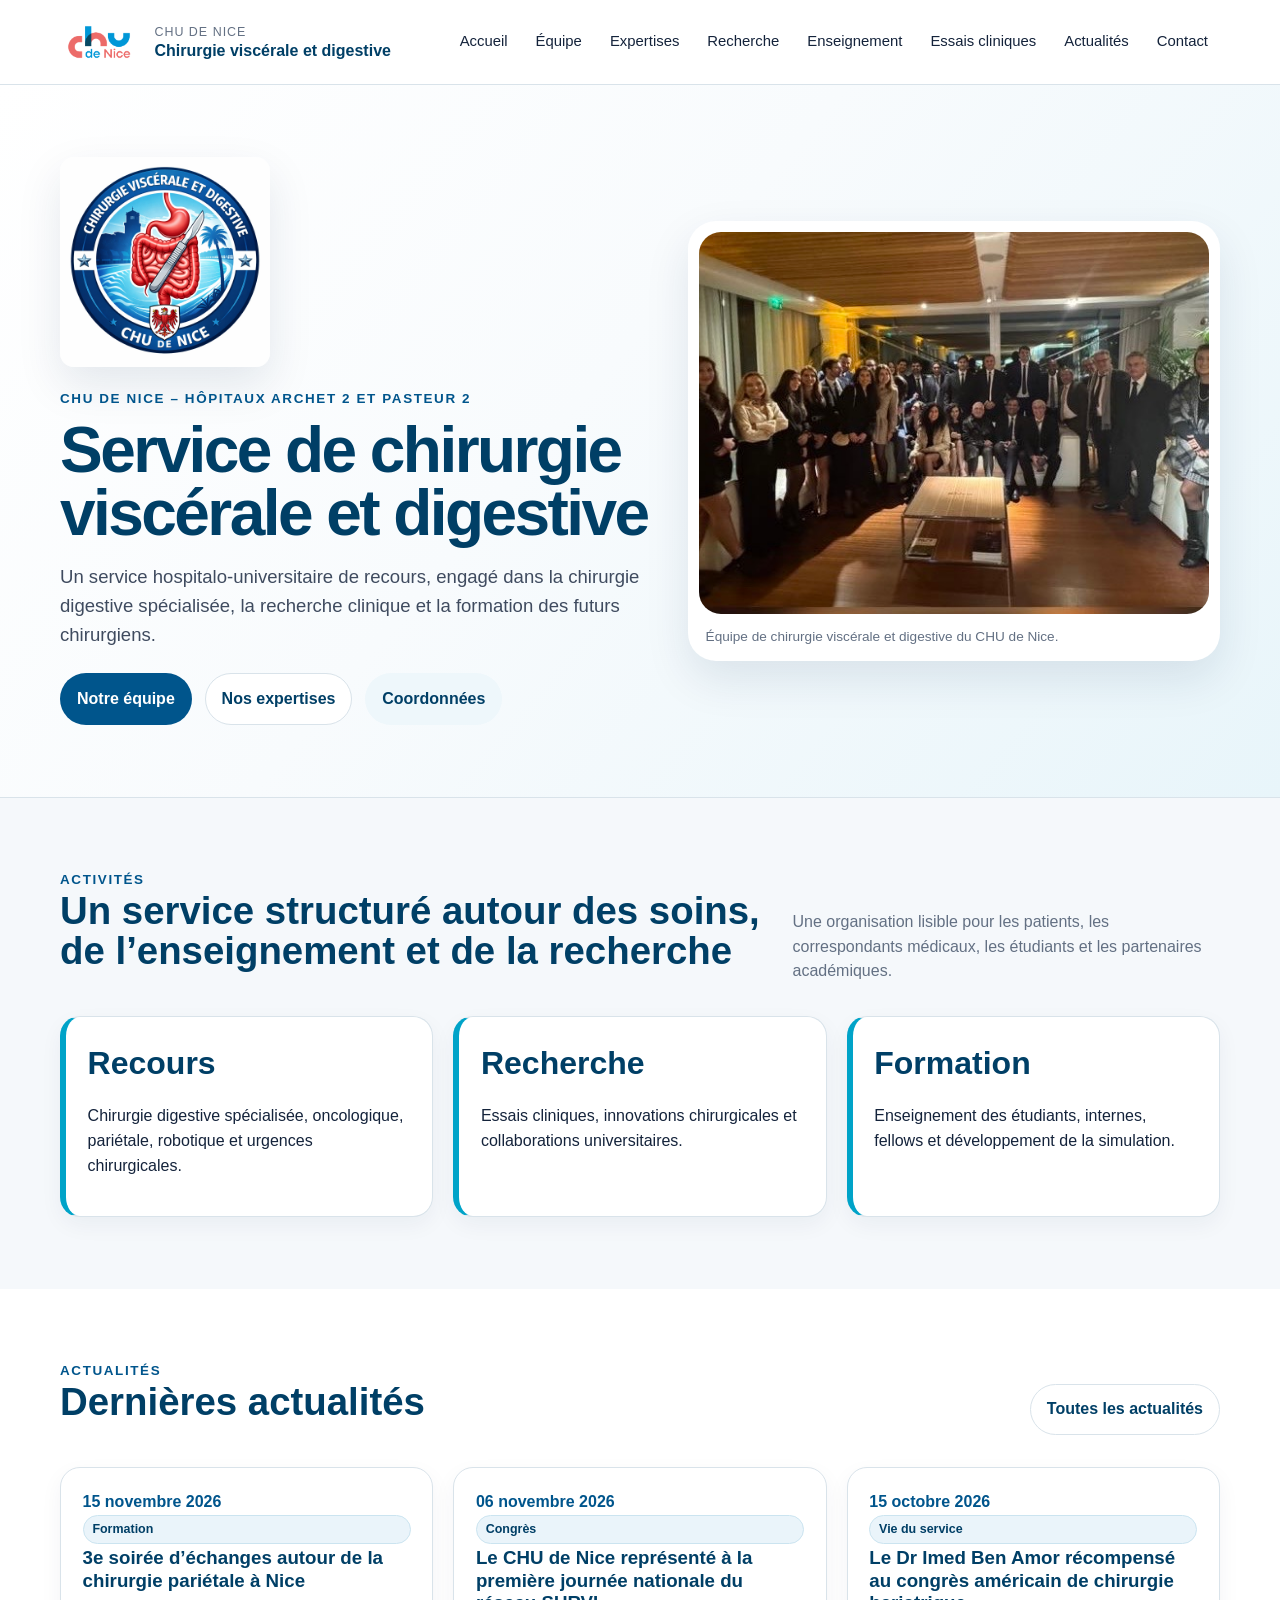
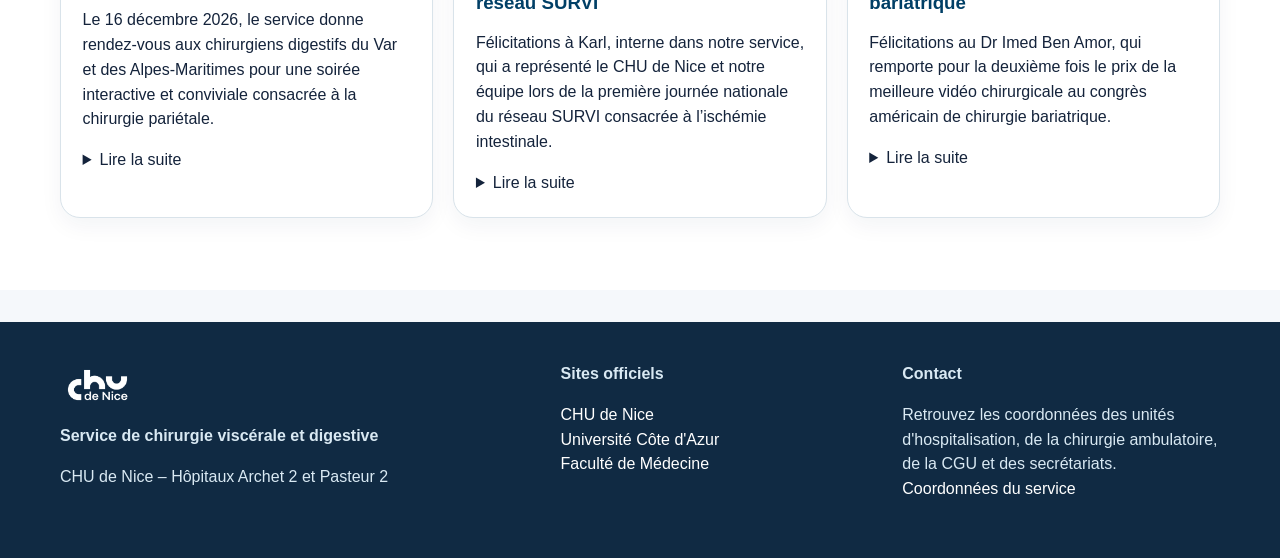
<file: index.html>
<!doctype html><html lang="fr"><head><meta charset="utf-8"><meta name="viewport" content="width=device-width,initial-scale=1"><title>Service de chirurgie viscérale et digestive – CHU de Nice</title><meta name="description" content="Service de chirurgie viscérale et digestive du CHU de Nice – Hôpitaux Archet 2 et Pasteur 2."><link rel="stylesheet" href="css/styles.css"><link rel="icon" href="assets/logos/logo-chu-nice.png"></head><body><a class="skip" href="#contenu">Aller au contenu</a>
<header class="topbar">
  <div class="container header">
    <a class="brand" href="index.html" aria-label="Accueil">
      <img class="chu-logo" src="assets/logos/logo-chu-nice.png" alt="CHU de Nice">
      <div><div class="brand-text">CHU de Nice</div><div class="brand-name">Chirurgie viscérale et digestive</div></div>
    </a>
    <button class="menu-toggle" type="button">Menu</button>
    <nav class="nav" aria-label="Navigation principale">
      <a href="index.html">Accueil</a>
      <a href="pages/equipe.html">Équipe</a>
      <a href="pages/expertises.html">Expertises</a>
      <a href="pages/recherche.html">Recherche</a>
      <a href="pages/enseignement.html">Enseignement</a>
      <a href="pages/essais.html">Essais cliniques</a>
      <a href="pages/actualites.html">Actualités</a>
      <a href="pages/contact.html">Contact</a>
    </nav>
  </div>
</header><main id="contenu"><section class="hero"><div class="container hero-grid"><div><a href="https://www.chu-nice.fr" target="_blank" rel="noopener"><img class="service-logo" src="assets/logos/logo-service-chirurgie-digestive.jpg" alt="Logo du service"></a><div class="kicker">CHU de Nice – Hôpitaux Archet 2 et Pasteur 2</div><h1>Service de chirurgie viscérale et digestive</h1><p class="lead">Un service hospitalo-universitaire de recours, engagé dans la chirurgie digestive spécialisée, la recherche clinique et la formation des futurs chirurgiens.</p><div class="actions"><a class="btn primary" href="pages/equipe.html">Notre équipe</a><a class="btn secondary" href="pages/expertises.html">Nos expertises</a><a class="btn ghost" href="pages/contact.html">Coordonnées</a></div></div><div class="team-photo-card"><img src="equipe-service.jpg" alt="Équipe du service de chirurgie viscérale et digestive" onerror="this.src=\x27assets/logos/logo-service-chirurgie-digestive.jpg\x27"><p class="caption">Équipe de chirurgie viscérale et digestive du CHU de Nice.</p></div></div></section><section class="section"><div class="container"><div class="section-head"><div><div class="kicker">Activités</div><h2>Un service structuré autour des soins, de l’enseignement et de la recherche</h2></div><p>Une organisation lisible pour les patients, les correspondants médicaux, les étudiants et les partenaires académiques.</p></div><div class="grid three"><article class="card stat"><div class="num">Recours</div><p>Chirurgie digestive spécialisée, oncologique, pariétale, robotique et urgences chirurgicales.</p></article><article class="card stat"><div class="num">Recherche</div><p>Essais cliniques, innovations chirurgicales et collaborations universitaires.</p></article><article class="card stat"><div class="num">Formation</div><p>Enseignement des étudiants, internes, fellows et développement de la simulation.</p></article></div></div></section><section class="section alt"><div class="container"><div class="section-head"><div><div class="kicker">Actualités</div><h2>Dernières actualités</h2></div><a class="btn secondary" href="pages/actualites.html">Toutes les actualités</a></div><div class="grid three" data-render="actualites-preview"></div></div></section></main><footer class="footer">
  <div class="container footer-grid">
    <div>
      <img class="footer-logo" src="assets/logos/logo-chu-nice.png" alt="CHU de Nice">
      <strong>Service de chirurgie viscérale et digestive</strong>
      <p>CHU de Nice – Hôpitaux Archet 2 et Pasteur 2</p>
    </div>
    <div>
      <strong>Sites officiels</strong>
      <p>
        <a href="https://www.chu-nice.fr" target="_blank" rel="noopener">CHU de Nice</a><br>
        <a href="https://univ-cotedazur.fr/" target="_blank" rel="noopener">Université Côte d'Azur</a><br>
        <a href="https://medecine.univ-cotedazur.fr/" target="_blank" rel="noopener">Faculté de Médecine</a>
      </p>
    </div>
    <div>
      <strong>Contact</strong>
      <p>
        Retrouvez les coordonnées des unités d'hospitalisation, de la chirurgie ambulatoire, de la CGU et des secrétariats.<br>
        <a href="pages/contact.html">Coordonnées du service</a>
      </p>
    </div>
  </div>
</footer><script src="js/app.js"></script></body></html>
</file>
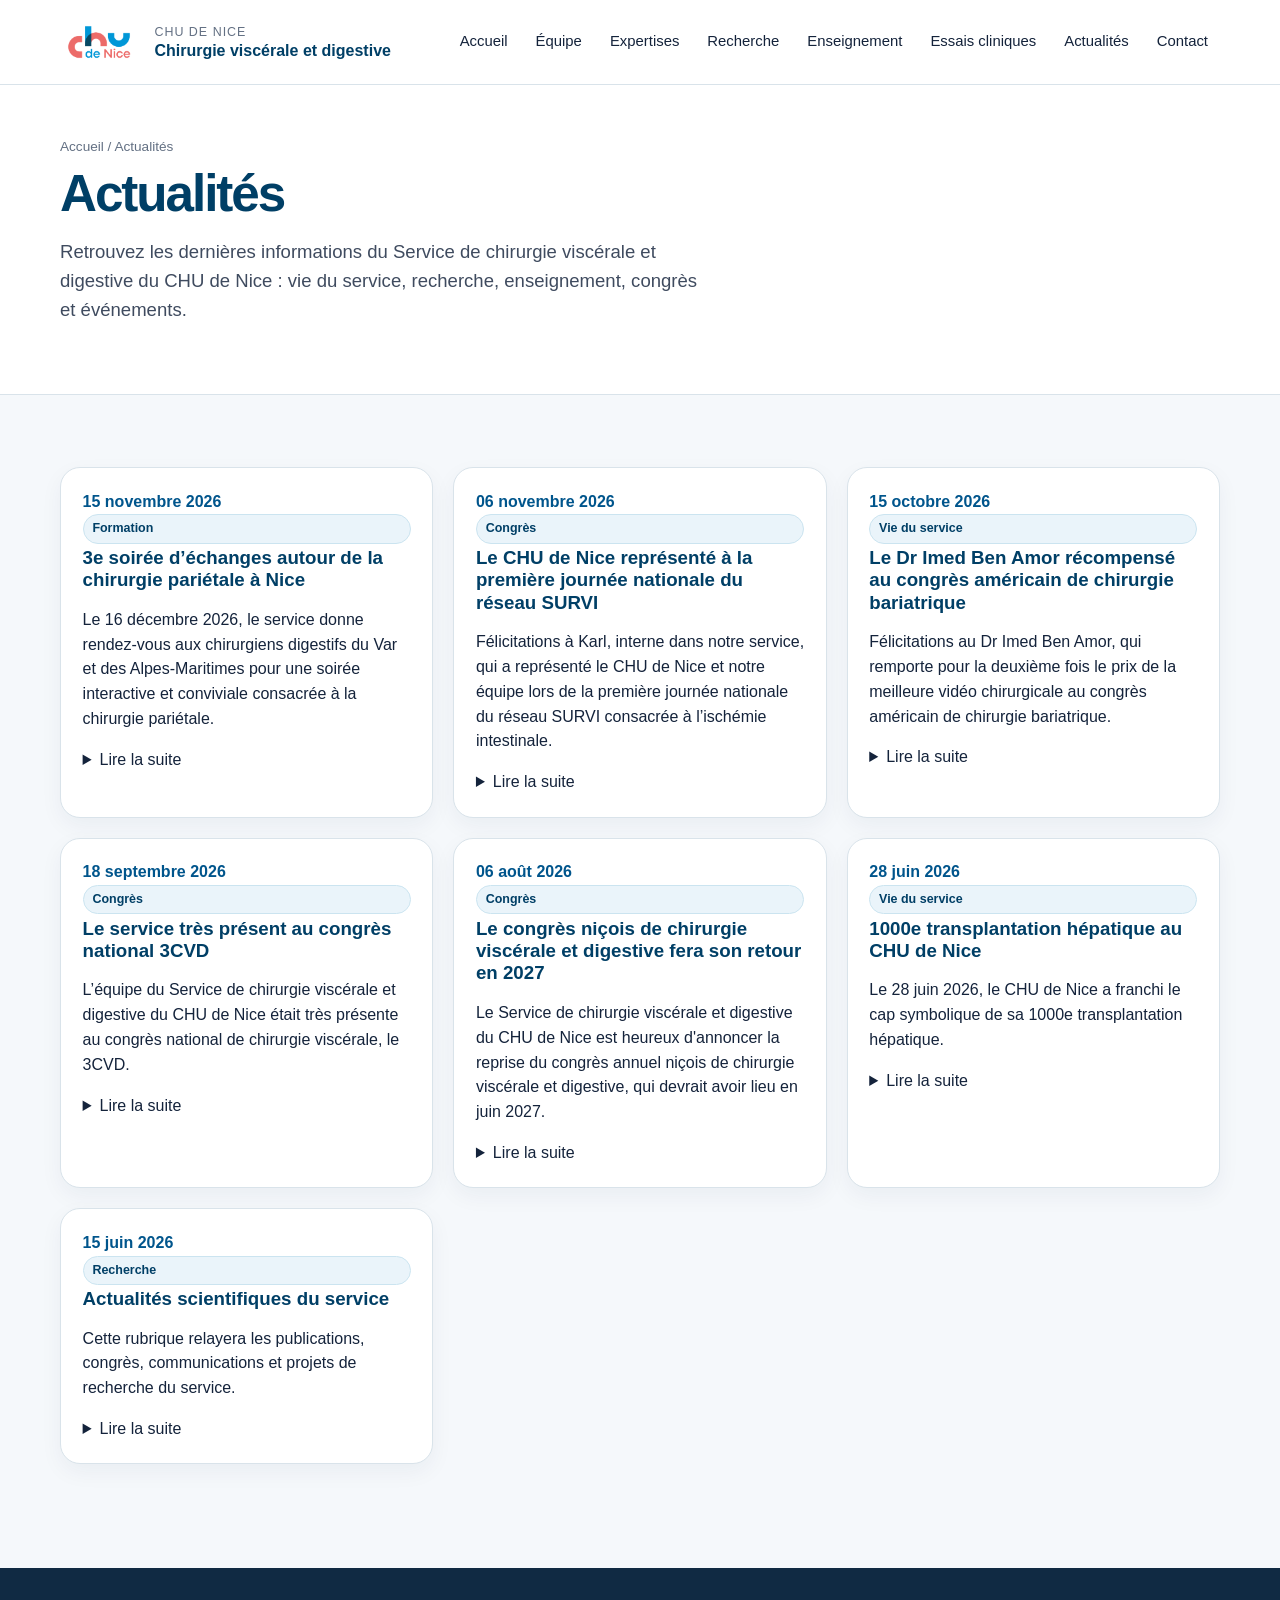
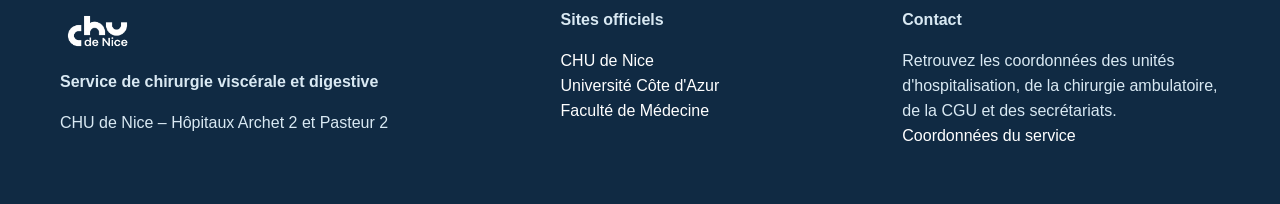
<file: pages/actualites.html>
<!doctype html>
<html lang="fr">
<head>
<meta charset="utf-8">
<meta name="viewport" content="width=device-width,initial-scale=1">
<title>Actualités – CHU de Nice</title>
<meta name="description" content="Service de chirurgie viscérale et digestive du CHU de Nice – Hôpitaux Archet 2 et Pasteur 2.">
<link rel="stylesheet" href="../css/styles.css">
<link rel="icon" href="../assets/logos/logo-chu-nice.png">
</head>

<body>

<a class="skip" href="#contenu">Aller au contenu</a>

<header class="topbar">
  <div class="container header">

    <a class="brand" href="../index.html" aria-label="Accueil">
      <img class="chu-logo" src="../assets/logos/logo-chu-nice.png" alt="CHU de Nice">
      <div>
        <div class="brand-text">CHU de Nice</div>
        <div class="brand-name">Chirurgie viscérale et digestive</div>
      </div>
    </a>

    <button class="menu-toggle" type="button">Menu</button>

    <nav class="nav" aria-label="Navigation principale">
      <a href="../index.html">Accueil</a>
      <a href="../pages/equipe.html">Équipe</a>
      <a href="../pages/expertises.html">Expertises</a>
      <a href="../pages/recherche.html">Recherche</a>
      <a href="../pages/enseignement.html">Enseignement</a>
      <a href="../pages/essais.html">Essais cliniques</a>
      <a href="../pages/actualites.html">Actualités</a>
      <a href="../pages/contact.html">Contact</a>
    </nav>

  </div>
</header>

<main id="contenu">

<section class="page-hero">
  <div class="container">

    <div class="breadcrumbs">
      Accueil / Actualités
    </div>

    <h1>Actualités</h1>

    <p class="lead">
      Retrouvez les dernières informations du Service de chirurgie viscérale et digestive du CHU de Nice : vie du service, recherche, enseignement, congrès et événements.
    </p>

  </div>
</section>

<section class="section">
  <div class="container">
    <div class="grid three" data-render="actualites"></div>
  </div>
</section>

</main>

<footer class="footer">
  <div class="container footer-grid">

    <div>
      <img class="footer-logo" src="../assets/logos/logo-chu-nice.png" alt="CHU de Nice">
      <strong>Service de chirurgie viscérale et digestive</strong>
      <p>CHU de Nice – Hôpitaux Archet 2 et Pasteur 2</p>
    </div>

    <div>
      <strong>Sites officiels</strong>
      <p>
        <a href="https://www.chu-nice.fr" target="_blank" rel="noopener">CHU de Nice</a><br>
        <a href="https://univ-cotedazur.fr/" target="_blank" rel="noopener">Université Côte d'Azur</a><br>
        <a href="https://medecine.univ-cotedazur.fr/" target="_blank" rel="noopener">Faculté de Médecine</a>
      </p>
    </div>

    <div>
      <strong>Contact</strong>
      <p>
        Retrouvez les coordonnées des unités d'hospitalisation, de la chirurgie ambulatoire, de la CGU et des secrétariats.<br>
        <a href="contact.html">Coordonnées du service</a>
      </p>
    </div>

  </div>
</footer>

<script src="../js/app.js"></script>

</body>
</html>
</file>
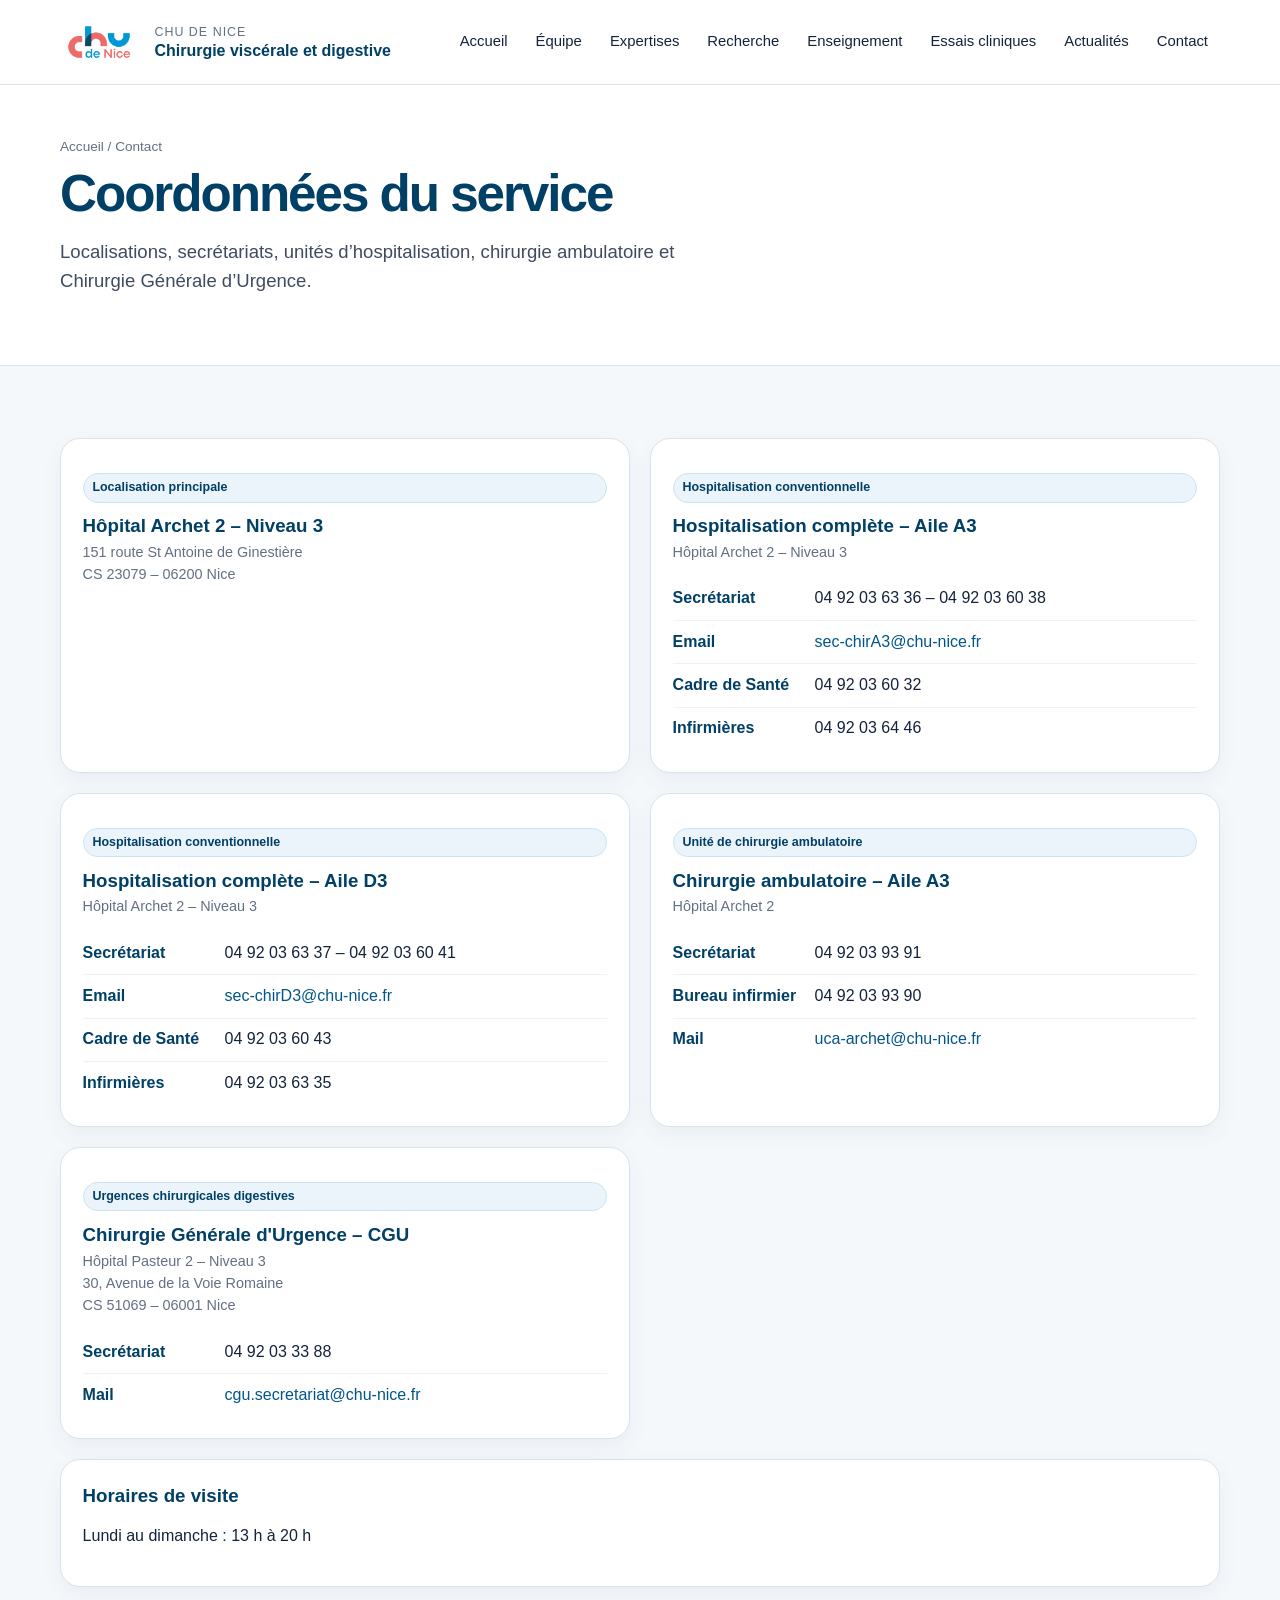
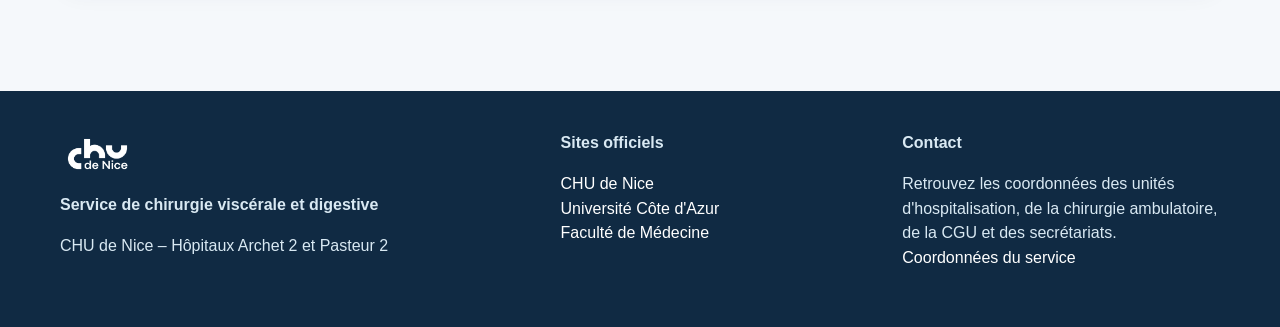
<file: pages/contact.html>
<!doctype html><html lang="fr"><head><meta charset="utf-8"><meta name="viewport" content="width=device-width,initial-scale=1"><title>Contact – CHU de Nice</title><meta name="description" content="Service de chirurgie viscérale et digestive du CHU de Nice – Hôpitaux Archet 2 et Pasteur 2."><link rel="stylesheet" href="../css/styles.css"><link rel="icon" href="../assets/logos/logo-chu-nice.png"></head><body><a class="skip" href="#contenu">Aller au contenu</a>
<header class="topbar">
  <div class="container header">
    <a class="brand" href="../index.html" aria-label="Accueil">
      <img class="chu-logo" src="../assets/logos/logo-chu-nice.png" alt="CHU de Nice">
      <div><div class="brand-text">CHU de Nice</div><div class="brand-name">Chirurgie viscérale et digestive</div></div>
    </a>
    <button class="menu-toggle" type="button">Menu</button>
    <nav class="nav" aria-label="Navigation principale">
      <a href="../index.html">Accueil</a>
      <a href="../pages/equipe.html">Équipe</a>
      <a href="../pages/expertises.html">Expertises</a>
      <a href="../pages/recherche.html">Recherche</a>
      <a href="../pages/enseignement.html">Enseignement</a>
      <a href="../pages/essais.html">Essais cliniques</a>
      <a href="../pages/actualites.html">Actualités</a>
      <a href="../pages/contact.html">Contact</a>
    </nav>
  </div>
</header><main id="contenu"><section class="page-hero"><div class="container"><div class="breadcrumbs">Accueil / Contact</div><h1>Coordonnées du service</h1><p class="lead">Localisations, secrétariats, unités d’hospitalisation, chirurgie ambulatoire et Chirurgie Générale d’Urgence.</p></div></section><section class="section"><div class="container" data-render="contact"></div></section></main><footer class="footer">
  <div class="container footer-grid">
    <div>
      <img class="footer-logo" src="../assets/logos/logo-chu-nice.png" alt="CHU de Nice">
      <strong>Service de chirurgie viscérale et digestive</strong>
      <p>CHU de Nice – Hôpitaux Archet 2 et Pasteur 2</p>
    </div>
    <div>
      <strong>Sites officiels</strong>
      <p>
        <a href="https://www.chu-nice.fr" target="_blank" rel="noopener">CHU de Nice</a><br>
        <a href="https://univ-cotedazur.fr/" target="_blank" rel="noopener">Université Côte d'Azur</a><br>
        <a href="https://medecine.univ-cotedazur.fr/" target="_blank" rel="noopener">Faculté de Médecine</a>
      </p>
    </div>
    <div>
      <strong>Contact</strong>
      <p>
        Retrouvez les coordonnées des unités d'hospitalisation, de la chirurgie ambulatoire, de la CGU et des secrétariats.<br>
        <a href="contact.html">Coordonnées du service</a>
      </p>
    </div>
  </div>
</footer><script src="../js/app.js"></script></body></html>
</file>
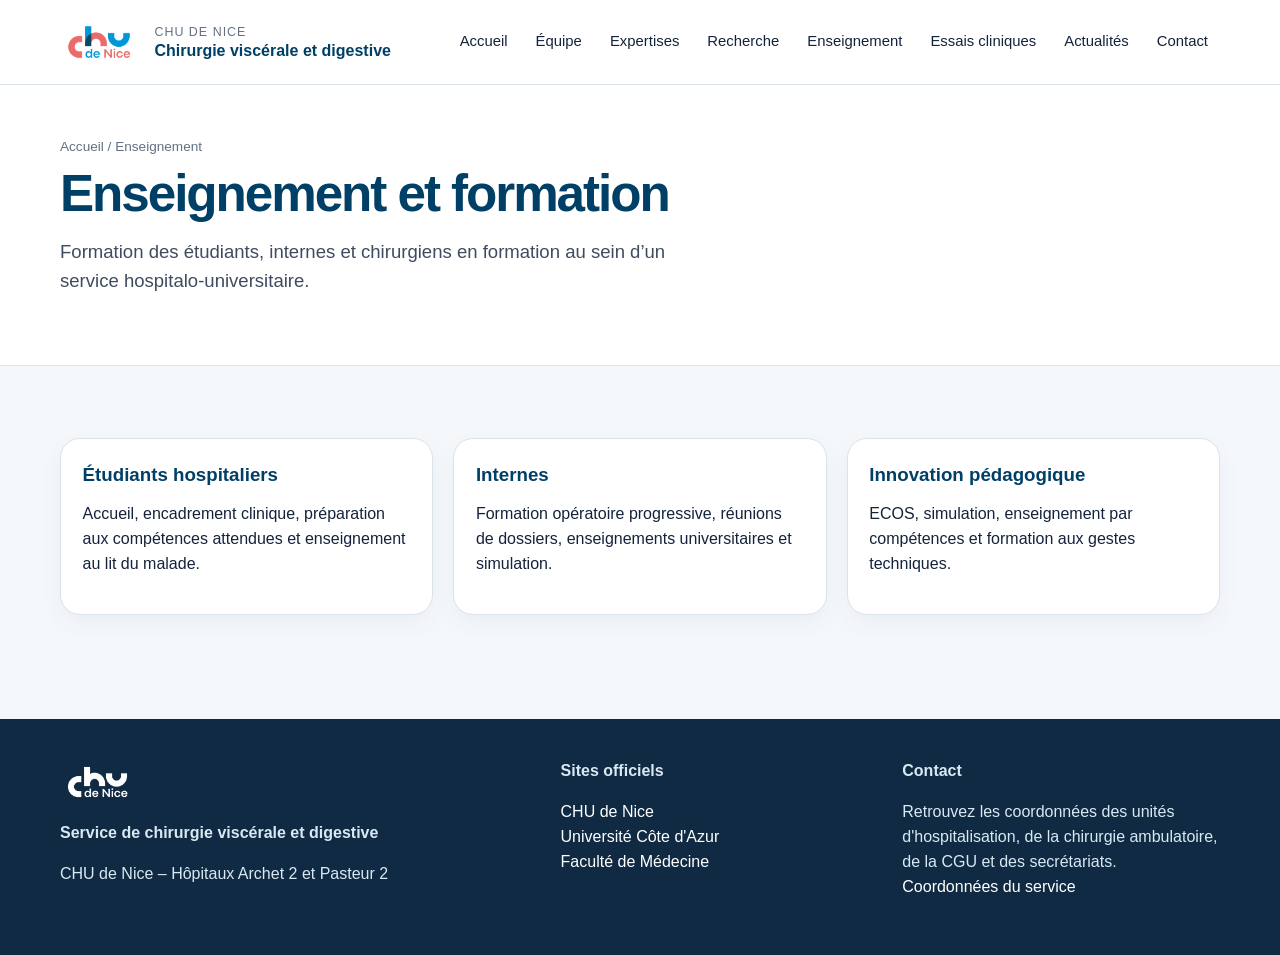
<file: pages/enseignement.html>
<!doctype html><html lang="fr"><head><meta charset="utf-8"><meta name="viewport" content="width=device-width,initial-scale=1"><title>Enseignement – CHU de Nice</title><meta name="description" content="Service de chirurgie viscérale et digestive du CHU de Nice – Hôpitaux Archet 2 et Pasteur 2."><link rel="stylesheet" href="../css/styles.css"><link rel="icon" href="../assets/logos/logo-chu-nice.png"></head><body><a class="skip" href="#contenu">Aller au contenu</a>
<header class="topbar">
  <div class="container header">
    <a class="brand" href="../index.html" aria-label="Accueil">
      <img class="chu-logo" src="../assets/logos/logo-chu-nice.png" alt="CHU de Nice">
      <div><div class="brand-text">CHU de Nice</div><div class="brand-name">Chirurgie viscérale et digestive</div></div>
    </a>
    <button class="menu-toggle" type="button">Menu</button>
    <nav class="nav" aria-label="Navigation principale">
      <a href="../index.html">Accueil</a>
      <a href="../pages/equipe.html">Équipe</a>
      <a href="../pages/expertises.html">Expertises</a>
      <a href="../pages/recherche.html">Recherche</a>
      <a href="../pages/enseignement.html">Enseignement</a>
      <a href="../pages/essais.html">Essais cliniques</a>
      <a href="../pages/actualites.html">Actualités</a>
      <a href="../pages/contact.html">Contact</a>
    </nav>
  </div>
</header><main id="contenu"><section class="page-hero"><div class="container"><div class="breadcrumbs">Accueil / Enseignement</div><h1>Enseignement et formation</h1><p class="lead">Formation des étudiants, internes et chirurgiens en formation au sein d’un service hospitalo-universitaire.</p></div></section><section class="section"><div class="container grid three"><article class="card"><h3>Étudiants hospitaliers</h3><p>Accueil, encadrement clinique, préparation aux compétences attendues et enseignement au lit du malade.</p></article><article class="card"><h3>Internes</h3><p>Formation opératoire progressive, réunions de dossiers, enseignements universitaires et simulation.</p></article><article class="card"><h3>Innovation pédagogique</h3><p>ECOS, simulation, enseignement par compétences et formation aux gestes techniques.</p></article></div></section></main><footer class="footer">
  <div class="container footer-grid">
    <div>
      <img class="footer-logo" src="../assets/logos/logo-chu-nice.png" alt="CHU de Nice">
      <strong>Service de chirurgie viscérale et digestive</strong>
      <p>CHU de Nice – Hôpitaux Archet 2 et Pasteur 2</p>
    </div>
    <div>
      <strong>Sites officiels</strong>
      <p>
        <a href="https://www.chu-nice.fr" target="_blank" rel="noopener">CHU de Nice</a><br>
        <a href="https://univ-cotedazur.fr/" target="_blank" rel="noopener">Université Côte d'Azur</a><br>
        <a href="https://medecine.univ-cotedazur.fr/" target="_blank" rel="noopener">Faculté de Médecine</a>
      </p>
    </div>
    <div>
      <strong>Contact</strong>
      <p>
        Retrouvez les coordonnées des unités d'hospitalisation, de la chirurgie ambulatoire, de la CGU et des secrétariats.<br>
        <a href="contact.html">Coordonnées du service</a>
      </p>
    </div>
  </div>
</footer><script src="../js/app.js"></script></body></html>
</file>
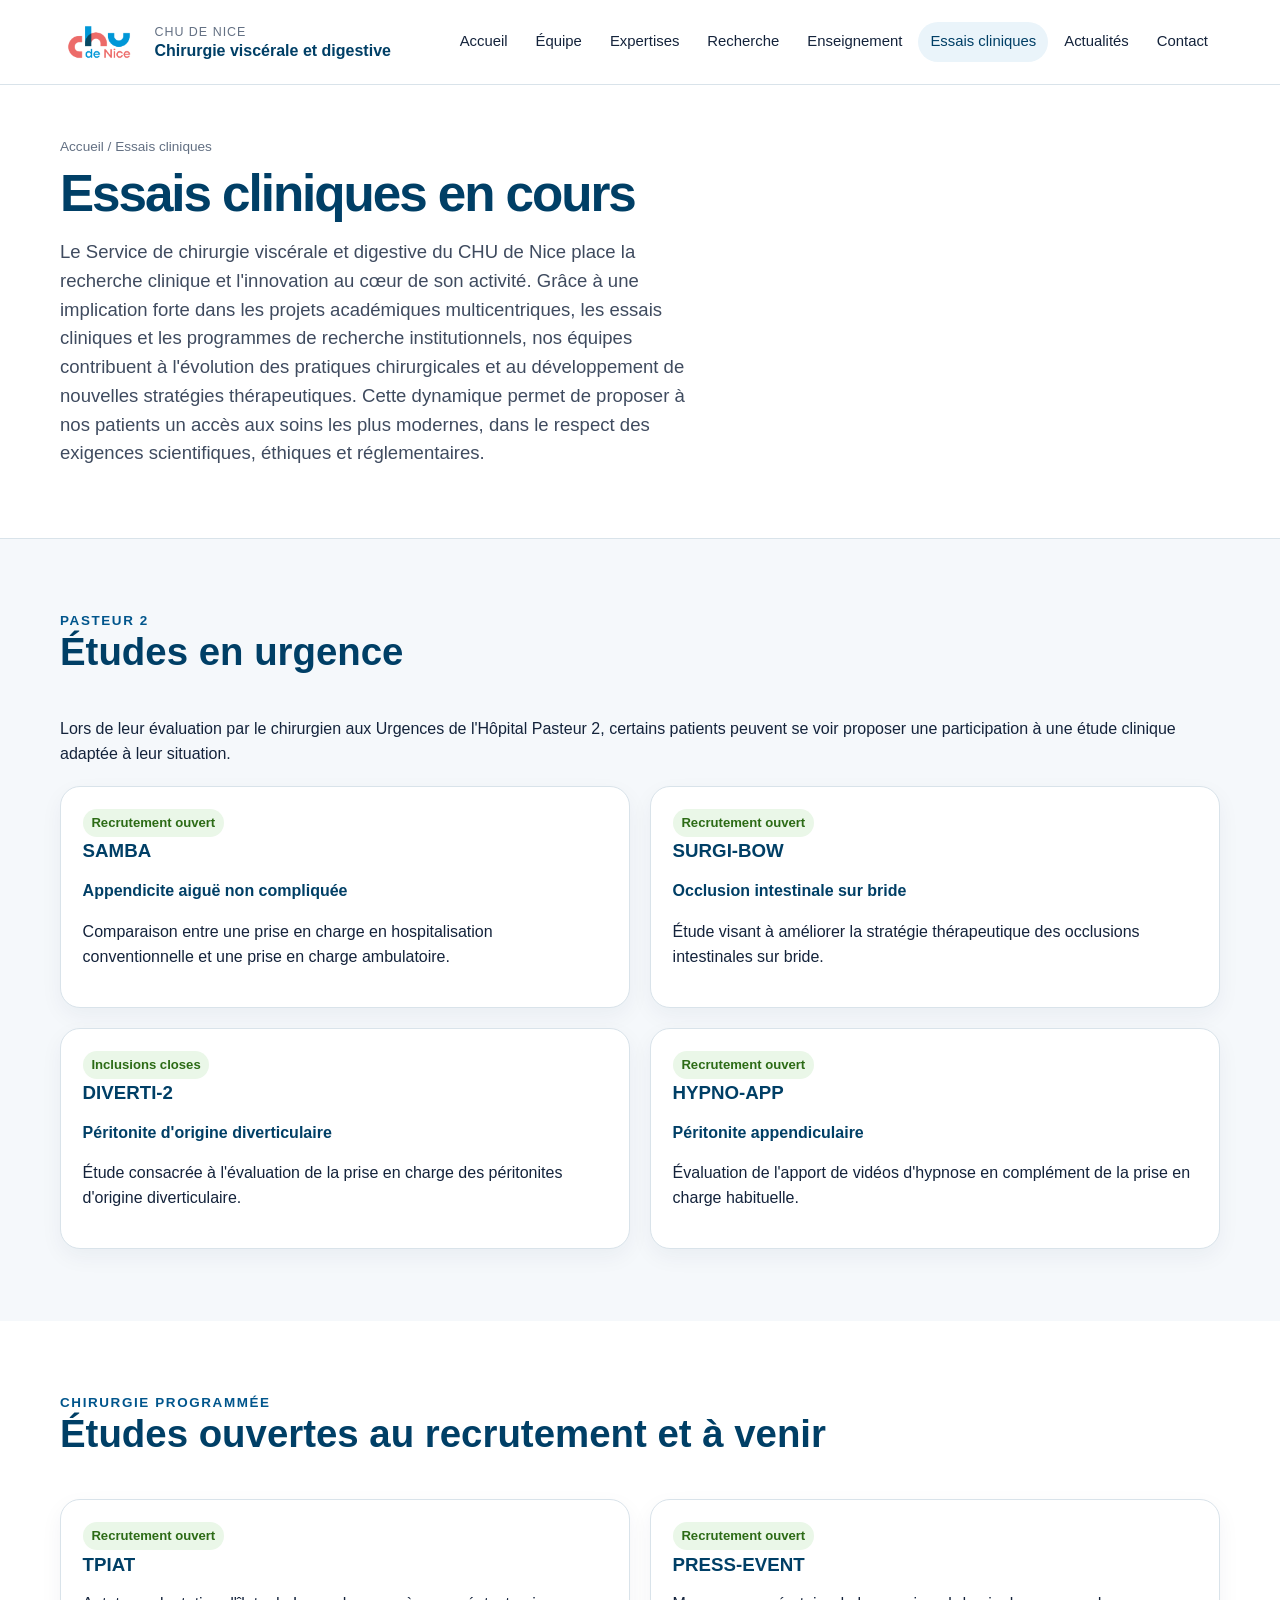
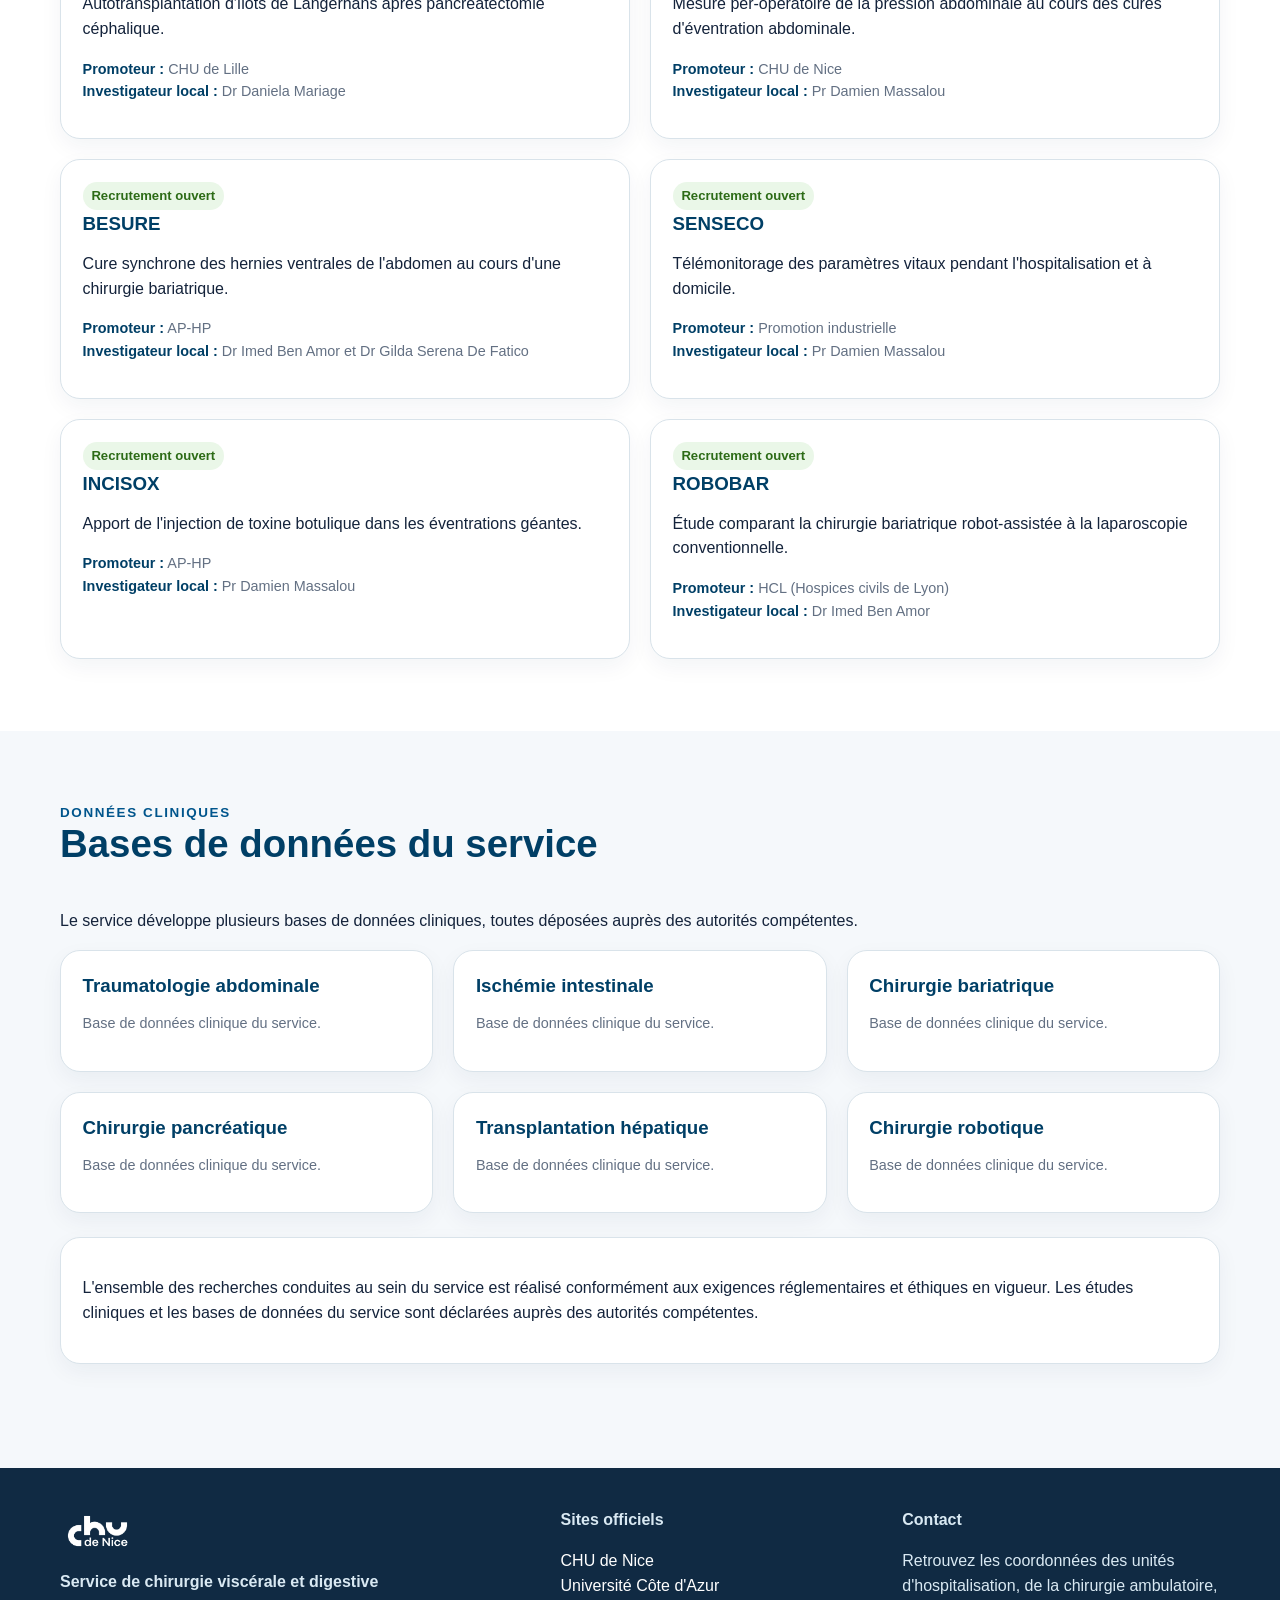
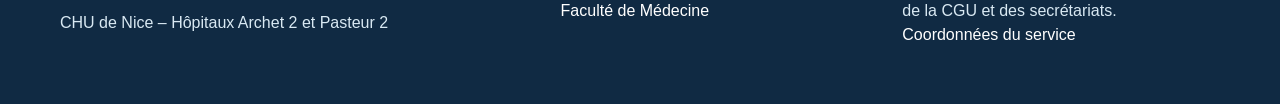
<file: pages/essais.html>
<!doctype html>
<html lang="fr">
<head>
  <meta charset="utf-8">
  <meta name="viewport" content="width=device-width,initial-scale=1">
  <title>Essais cliniques – CHU de Nice</title>
  <meta name="description" content="Études cliniques ouvertes au recrutement et bases de données du Service de chirurgie viscérale et digestive du CHU de Nice.">
  <link rel="stylesheet" href="../css/styles.css">
  <link rel="icon" href="../assets/logos/logo-chu-nice.png">
</head>
<body>
<a class="skip" href="#contenu">Aller au contenu</a>

<header class="topbar">
  <div class="container header">
    <a class="brand" href="../index.html" aria-label="Accueil">
      <img class="chu-logo" src="../assets/logos/logo-chu-nice.png" alt="CHU de Nice">
      <div>
        <div class="brand-text">CHU de Nice</div>
        <div class="brand-name">Chirurgie viscérale et digestive</div>
      </div>
    </a>
    <button class="menu-toggle" type="button">Menu</button>
    <nav class="nav" aria-label="Navigation principale">
      <a href="../index.html">Accueil</a>
      <a href="equipe.html">Équipe</a>
      <a href="expertises.html">Expertises</a>
      <a href="recherche.html">Recherche</a>
      <a href="enseignement.html">Enseignement</a>
      <a href="essais.html" class="active">Essais cliniques</a>
      <a href="actualites.html">Actualités</a>
      <a href="contact.html">Contact</a>
    </nav>
  </div>
</header>

<main id="contenu">
  <section class="page-hero">
    <div class="container">
      <div class="breadcrumbs">Accueil / Essais cliniques</div>
      <h1>Essais cliniques en cours</h1>
      <p class="lead" data-render="essais-introduction">
        Le Service de chirurgie viscérale et digestive du CHU de Nice place la recherche clinique et l'innovation au cœur de son activité afin de proposer aux patients les soins les plus modernes.
      </p>
    </div>
  </section>

  <section class="section">
    <div class="container">
      <div class="section-head">
        <div>
          <div class="kicker">Pasteur 2</div>
          <h2>Études en urgence</h2>
        </div>
      </div>

      <p>Lors de leur évaluation par le chirurgien aux Urgences de l'Hôpital Pasteur 2, certains patients peuvent se voir proposer une participation à une étude clinique adaptée à leur situation.</p>

      <div class="grid two" style="margin-top:1.25rem" data-render="essais-urgence">
        <article class="card">
          <span class="trial-status">Recrutement ouvert</span>
          <h3>SAMBA</h3>
          <p><strong>Appendicite aiguë non compliquée</strong></p>
          <p>Comparaison entre une prise en charge en hospitalisation conventionnelle et une prise en charge ambulatoire.</p>
        </article>
        <article class="card">
          <span class="trial-status">Recrutement ouvert</span>
          <h3>SURGI-BOW</h3>
          <p><strong>Occlusion intestinale sur bride</strong></p>
          <p>Étude visant à améliorer la stratégie thérapeutique des occlusions intestinales sur bride.</p>
        </article>
        <article class="card">
          <span class="trial-status">Inclusions closes</span>
          <h3>DIVERTI-2</h3>
          <p><strong>Péritonite d'origine diverticulaire</strong></p>
          <p>Étude consacrée à l'évaluation de la prise en charge des péritonites d'origine diverticulaire.</p>
        </article>
        <article class="card">
          <span class="trial-status">Recrutement ouvert</span>
          <h3>HYPNO-APP</h3>
          <p><strong>Péritonite appendiculaire</strong></p>
          <p>Évaluation de l'apport de vidéos d'hypnose en complément de la prise en charge habituelle.</p>
        </article>
      </div>
    </div>
  </section>

  <section class="section alt">
    <div class="container">
      <div class="section-head">
        <div>
          <div class="kicker">Chirurgie programmée</div>
          <h2>Études ouvertes au recrutement et à venir</h2>
        </div>
      </div>

      <div class="grid two" data-render="essais-programmees">
        <article class="card">
          <span class="trial-status">Recrutement ouvert</span>
          <h3>INCISOX</h3>
          <p>Apport de l'injection de toxine botulique dans les éventrations géantes.</p>
          <p class="small"><strong>Promoteur :</strong> AP-HP<br><strong>Investigateur local :</strong> Pr Damien Massalou</p>
        </article>
        <article class="card">
          <span class="trial-status">Recrutement ouvert</span>
          <h3>TPIAT</h3>
          <p>Autotransplantation d'îlots de Langerhans après pancréatectomie céphalique.</p>
          <p class="small"><strong>Promoteur :</strong> CHU de Lille<br><strong>Investigateur local :</strong> Dr Daniela Mariage</p>
        </article>
        <article class="card">
          <span class="trial-status">Recrutement ouvert</span>
          <h3>PRESS-EVENT</h3>
          <p>Mesure per-opératoire de la pression abdominale au cours des cures d'éventration abdominale.</p>
          <p class="small"><strong>Promoteur :</strong> CHU de Nice<br><strong>Investigateur local :</strong> Pr Damien Massalou</p>
        </article>
        <article class="card">
          <span class="trial-status">Recrutement ouvert</span>
          <h3>BESURE</h3>
          <p>Cure synchrone des hernies ventrales de l'abdomen au cours d'une chirurgie bariatrique.</p>
          <p class="small"><strong>Promoteur :</strong> AP-HP<br><strong>Investigateurs locaux :</strong> Dr Imed Ben Amor et Dr Gilda Serena De Fatico</p>
        </article>
        <article class="card">
          <span class="trial-status">Recrutement ouvert</span>
          <h3>SENSECO</h3>
          <p>Télémonitorage des paramètres vitaux pendant l'hospitalisation et à domicile.</p>
          <p class="small"><strong>Promoteur :</strong> Promotion industrielle<br><strong>Investigateur local :</strong> Pr Damien Massalou</p>
        </article>
        <article class="card">
          <span class="trial-status">Recrutement ouvert</span>
          <h3>ROBOBAR</h3>
          <p>Étude comparant la chirurgie bariatrique robot-assistée à la laparoscopie conventionnelle.</p>
          <p class="small"><strong>Promoteur :</strong> HCL (Hospices civils de Lyon)<br><strong>Investigateur local :</strong> Dr Imed Ben Amor</p>
        </article>
      </div>
    </div>
  </section>

  <section class="section">
    <div class="container">
      <div class="section-head">
        <div>
          <div class="kicker">Données cliniques</div>
          <h2>Bases de données du service</h2>
        </div>
      </div>

      <p>Le service développe plusieurs bases de données cliniques, toutes déposées auprès des autorités compétentes.</p>

      <div class="grid three" data-render="bases-donnees">
        <article class="card"><h3>Traumatologie abdominale</h3><p class="small">Base de données clinique du service.</p></article>
        <article class="card"><h3>Ischémie intestinale</h3><p class="small">Base de données clinique du service.</p></article>
        <article class="card"><h3>Chirurgie bariatrique</h3><p class="small">Base de données clinique du service.</p></article>
        <article class="card"><h3>Chirurgie pancréatique</h3><p class="small">Base de données clinique du service.</p></article>
        <article class="card"><h3>Transplantation hépatique</h3><p class="small">Base de données clinique du service.</p></article>
        <article class="card"><h3>Chirurgie robotique</h3><p class="small">Base de données clinique du service.</p></article>
      </div>

      <div class="card" style="margin-top:1.5rem" data-render="mention-reglementaire">
        <p>L'ensemble des recherches conduites au sein du service est réalisé conformément aux exigences réglementaires et éthiques en vigueur. Les études cliniques et les bases de données du service sont déclarées auprès des autorités compétentes.</p>
      </div>
    </div>
  </section>
</main>

<footer class="footer">
  <div class="container footer-grid">
    <div>
      <img class="footer-logo" src="../assets/logos/logo-chu-nice.png" alt="CHU de Nice">
      <strong>Service de chirurgie viscérale et digestive</strong>
      <p>CHU de Nice – Hôpitaux Archet 2 et Pasteur 2</p>
    </div>
    <div>
      <strong>Sites officiels</strong>
      <p>
        <a href="https://www.chu-nice.fr" target="_blank" rel="noopener">CHU de Nice</a><br>
        <a href="https://univ-cotedazur.fr/" target="_blank" rel="noopener">Université Côte d'Azur</a><br>
        <a href="https://medecine.univ-cotedazur.fr/" target="_blank" rel="noopener">Faculté de Médecine</a>
      </p>
    </div>
    <div>
      <strong>Contact</strong>
      <p>
        Retrouvez les coordonnées des unités d'hospitalisation, de la chirurgie ambulatoire, de la CGU et des secrétariats.<br>
        <a href="contact.html">Coordonnées du service</a>
      </p>
    </div>
  </div>
</footer>

<script src="../js/app.js?v=incisox"></script>
</body>
</html>
</file>
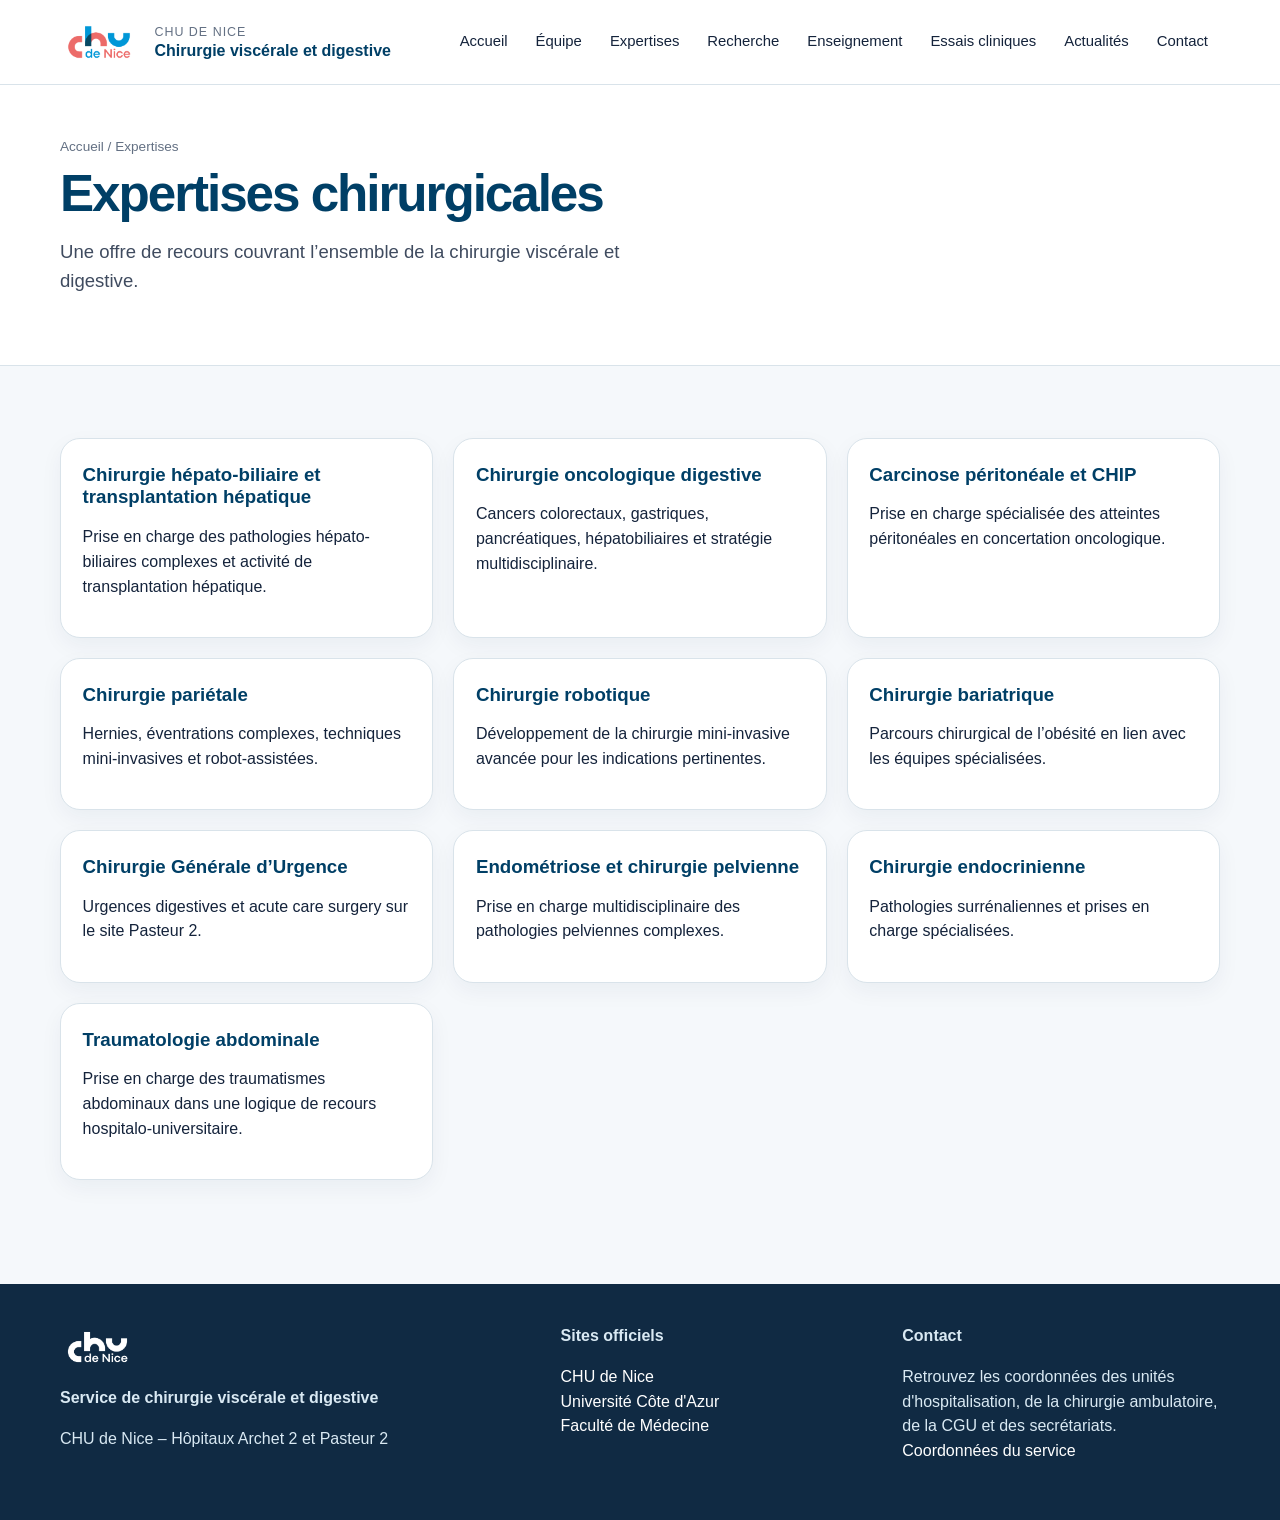
<file: pages/expertises.html>
<!doctype html><html lang="fr"><head><meta charset="utf-8"><meta name="viewport" content="width=device-width,initial-scale=1"><title>Expertises – CHU de Nice</title><meta name="description" content="Service de chirurgie viscérale et digestive du CHU de Nice – Hôpitaux Archet 2 et Pasteur 2."><link rel="stylesheet" href="../css/styles.css"><link rel="icon" href="../assets/logos/logo-chu-nice.png"></head><body><a class="skip" href="#contenu">Aller au contenu</a>
<header class="topbar">
  <div class="container header">
    <a class="brand" href="../index.html" aria-label="Accueil">
      <img class="chu-logo" src="../assets/logos/logo-chu-nice.png" alt="CHU de Nice">
      <div><div class="brand-text">CHU de Nice</div><div class="brand-name">Chirurgie viscérale et digestive</div></div>
    </a>
    <button class="menu-toggle" type="button">Menu</button>
    <nav class="nav" aria-label="Navigation principale">
      <a href="../index.html">Accueil</a>
      <a href="../pages/equipe.html">Équipe</a>
      <a href="../pages/expertises.html">Expertises</a>
      <a href="../pages/recherche.html">Recherche</a>
      <a href="../pages/enseignement.html">Enseignement</a>
      <a href="../pages/essais.html">Essais cliniques</a>
      <a href="../pages/actualites.html">Actualités</a>
      <a href="../pages/contact.html">Contact</a>
    </nav>
  </div>
</header><main id="contenu"><section class="page-hero"><div class="container"><div class="breadcrumbs">Accueil / Expertises</div><h1>Expertises chirurgicales</h1><p class="lead">Une offre de recours couvrant l’ensemble de la chirurgie viscérale et digestive.</p></div></section><section class="section"><div class="container grid three"><article class="card"><h3>Chirurgie hépato-biliaire et transplantation hépatique</h3><p>Prise en charge des pathologies hépato-biliaires complexes et activité de transplantation hépatique.</p></article><article class="card"><h3>Chirurgie oncologique digestive</h3><p>Cancers colorectaux, gastriques, pancréatiques, hépatobiliaires et stratégie multidisciplinaire.</p></article><article class="card"><h3>Carcinose péritonéale et CHIP</h3><p>Prise en charge spécialisée des atteintes péritonéales en concertation oncologique.</p></article><article class="card"><h3>Chirurgie pariétale</h3><p>Hernies, éventrations complexes, techniques mini-invasives et robot-assistées.</p></article><article class="card"><h3>Chirurgie robotique</h3><p>Développement de la chirurgie mini-invasive avancée pour les indications pertinentes.</p></article><article class="card"><h3>Chirurgie bariatrique</h3><p>Parcours chirurgical de l’obésité en lien avec les équipes spécialisées.</p></article><article class="card"><h3>Chirurgie Générale d’Urgence</h3><p>Urgences digestives et acute care surgery sur le site Pasteur 2.</p></article><article class="card"><h3>Endométriose et chirurgie pelvienne</h3><p>Prise en charge multidisciplinaire des pathologies pelviennes complexes.</p></article><article class="card"><h3>Chirurgie endocrinienne</h3><p>Pathologies surrénaliennes et prises en charge spécialisées.</p></article><article class="card"><h3>Traumatologie abdominale</h3><p>Prise en charge des traumatismes abdominaux dans une logique de recours hospitalo-universitaire.</p></article></div></section></main><footer class="footer">
  <div class="container footer-grid">
    <div>
      <img class="footer-logo" src="../assets/logos/logo-chu-nice.png" alt="CHU de Nice">
      <strong>Service de chirurgie viscérale et digestive</strong>
      <p>CHU de Nice – Hôpitaux Archet 2 et Pasteur 2</p>
    </div>
    <div>
      <strong>Sites officiels</strong>
      <p>
        <a href="https://www.chu-nice.fr" target="_blank" rel="noopener">CHU de Nice</a><br>
        <a href="https://univ-cotedazur.fr/" target="_blank" rel="noopener">Université Côte d'Azur</a><br>
        <a href="https://medecine.univ-cotedazur.fr/" target="_blank" rel="noopener">Faculté de Médecine</a>
      </p>
    </div>
    <div>
      <strong>Contact</strong>
      <p>
        Retrouvez les coordonnées des unités d'hospitalisation, de la chirurgie ambulatoire, de la CGU et des secrétariats.<br>
        <a href="contact.html">Coordonnées du service</a>
      </p>
    </div>
  </div>
</footer><script src="../js/app.js"></script></body></html>
</file>
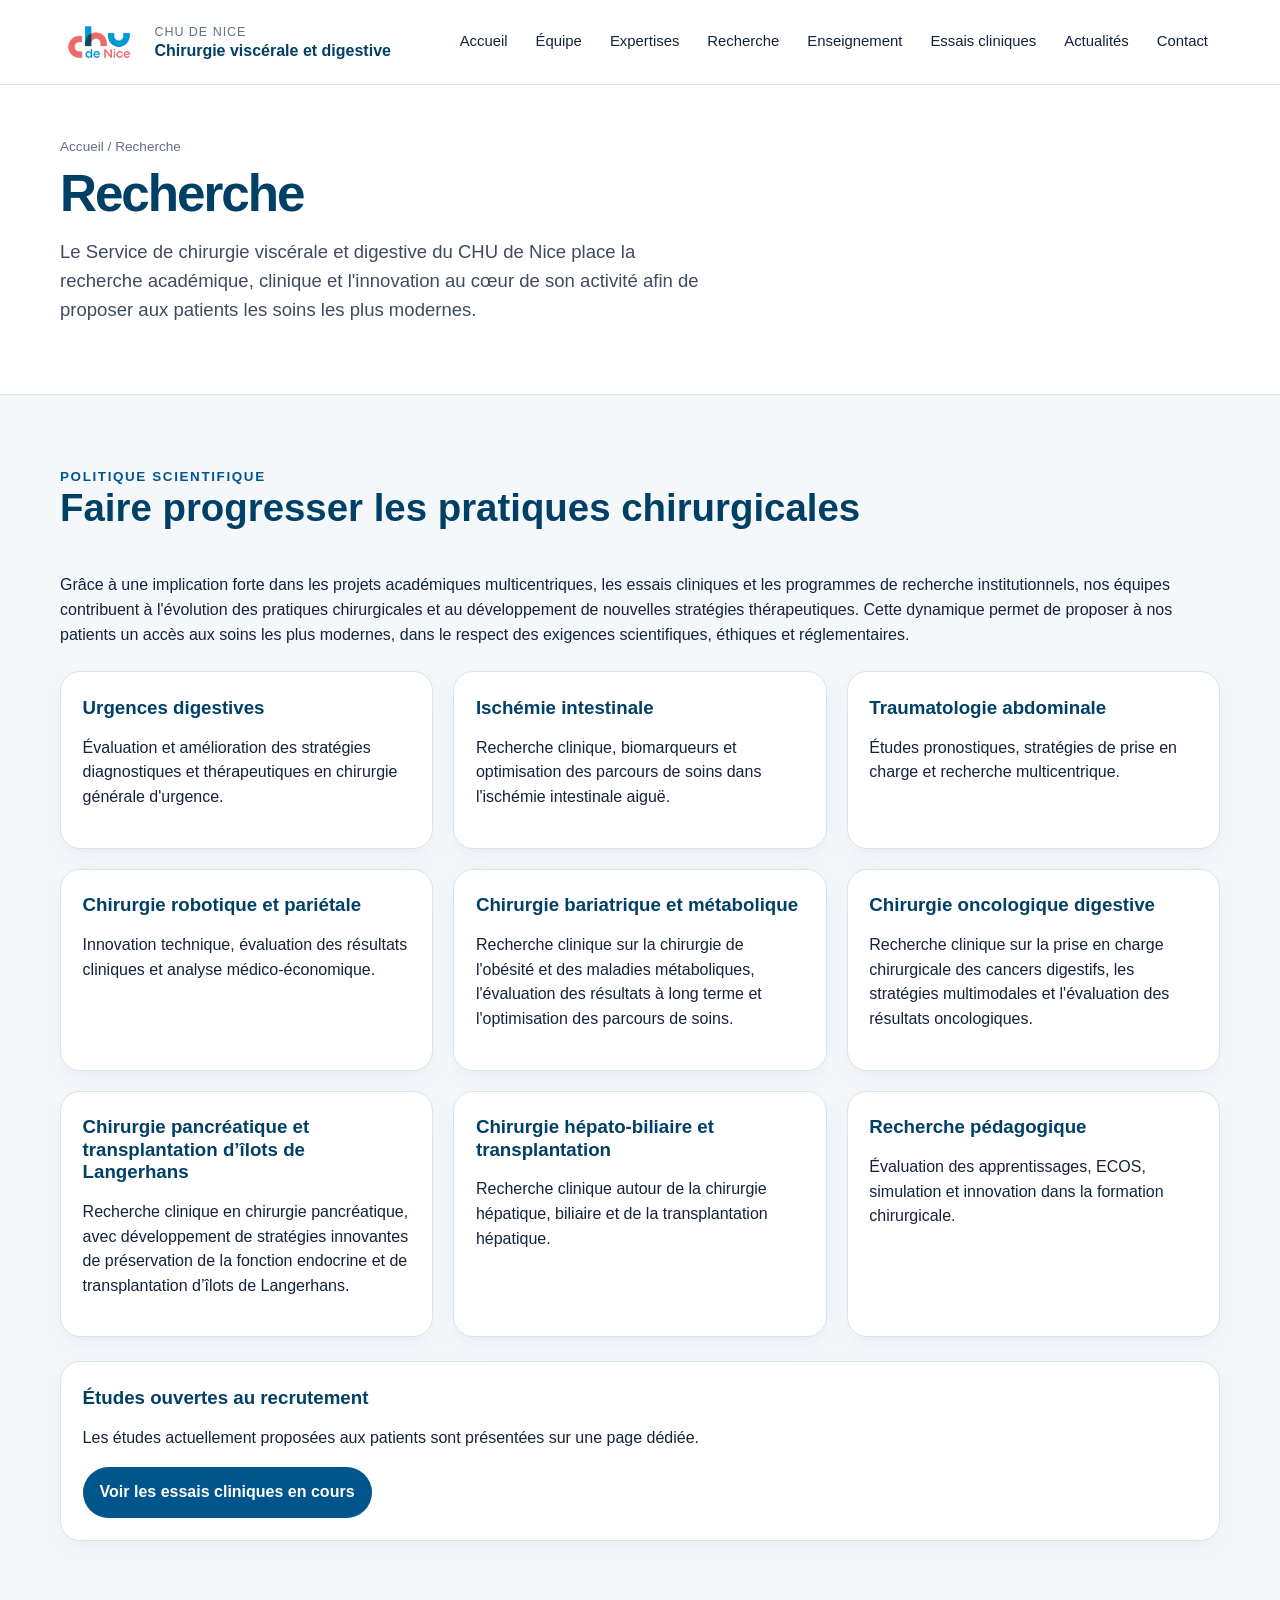
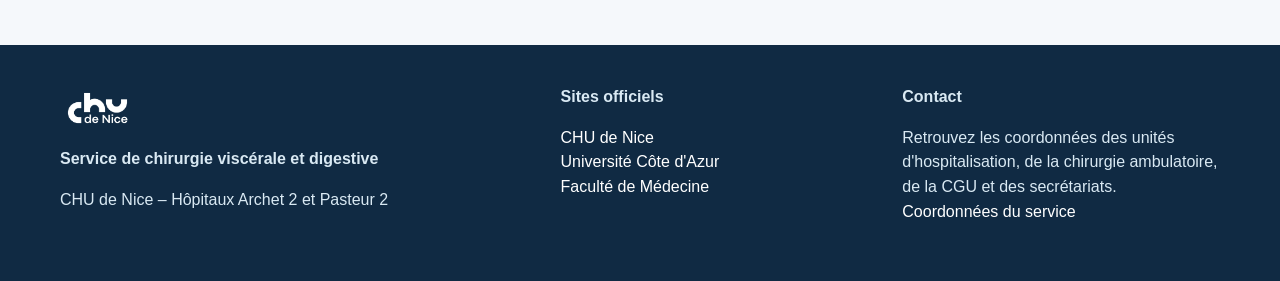
<file: pages/recherche.html>
<!doctype html>
<html lang="fr">

<head>
  <meta charset="utf-8">
  <meta name="viewport" content="width=device-width,initial-scale=1">

  <title>Recherche – CHU de Nice</title>

  <meta
    name="description"
    content="Politique et axes de recherche du Service de chirurgie viscérale et digestive du CHU de Nice."
  >

  <link rel="stylesheet" href="../css/styles.css">
  <link rel="icon" href="../assets/logos/logo-chu-nice.png">
</head>

<body>

<a class="skip" href="#contenu">Aller au contenu</a>

<header class="topbar">
  <div class="container header">

    <a class="brand" href="../index.html" aria-label="Accueil">
      <img
        class="chu-logo"
        src="../assets/logos/logo-chu-nice.png"
        alt="CHU de Nice"
      >

      <div>
        <div class="brand-text">CHU de Nice</div>
        <div class="brand-name">Chirurgie viscérale et digestive</div>
      </div>
    </a>

    <button class="menu-toggle" type="button">Menu</button>

    <nav class="nav" aria-label="Navigation principale">
      <a href="../index.html">Accueil</a>
      <a href="../pages/equipe.html">Équipe</a>
      <a href="../pages/expertises.html">Expertises</a>
      <a href="../pages/recherche.html">Recherche</a>
      <a href="../pages/enseignement.html">Enseignement</a>
      <a href="../pages/essais.html">Essais cliniques</a>
      <a href="../pages/actualites.html">Actualités</a>
      <a href="../pages/contact.html">Contact</a>
    </nav>

  </div>
</header>


<main id="contenu">

  <section class="page-hero">
    <div class="container">

      <div class="breadcrumbs">
        Accueil / Recherche
      </div>

      <h1>Recherche</h1>

      <p class="lead">
        Le Service de chirurgie viscérale et digestive du CHU de Nice place la recherche académique, clinique et l'innovation au cœur de son
        activité afin de proposer aux patients les soins les plus modernes.
      </p>

    </div>
  </section>


  <section class="section">
    <div class="container">

      <div class="section-head">
        <div>
          <div class="kicker">Politique scientifique</div>
          <h2>Faire progresser les pratiques chirurgicales</h2>
        </div>
      </div>

      <p>
        Grâce à une implication forte dans les projets académiques multicentriques, les essais cliniques et les programmes de recherche
        institutionnels, nos équipes contribuent à l'évolution des pratiques chirurgicales et au développement de nouvelles stratégies
        thérapeutiques. Cette dynamique permet de proposer à nos patients un accès aux soins les plus modernes, dans le respect des exigences
        scientifiques, éthiques et réglementaires.
      </p>


      <div class="grid three" style="margin-top:1.5rem">

        <article class="card">
          <h3>Urgences digestives</h3>
          <p>
            Évaluation et amélioration des stratégies diagnostiques et
            thérapeutiques en chirurgie générale d'urgence.
          </p>
        </article>


        <article class="card">
          <h3>Ischémie intestinale</h3>
          <p>
            Recherche clinique, biomarqueurs et optimisation des parcours
            de soins dans l'ischémie intestinale aiguë.
          </p>
        </article>


        <article class="card">
          <h3>Traumatologie abdominale</h3>
          <p>
            Études pronostiques, stratégies de prise en charge et recherche
            multicentrique.
          </p>
        </article>


        <article class="card">
          <h3>Chirurgie robotique et pariétale</h3>
          <p>
            Innovation technique, évaluation des résultats cliniques et
            analyse médico-économique.
          </p>
        </article>


        <article class="card">
          <h3>Chirurgie bariatrique et métabolique</h3>
          <p>
            Recherche clinique sur la chirurgie de l'obésité et des maladies
            métaboliques, l'évaluation des résultats à long terme et
            l'optimisation des parcours de soins.
          </p>
        </article>


        <article class="card">
          <h3>Chirurgie oncologique digestive</h3>
          <p>
            Recherche clinique sur la prise en charge chirurgicale des cancers
            digestifs, les stratégies multimodales et l'évaluation des
            résultats oncologiques.
          </p>
        </article>


        <article class="card">
          <h3>Chirurgie pancréatique et transplantation d’îlots de Langerhans</h3>
          <p>
            Recherche clinique en chirurgie pancréatique, avec développement
            de stratégies innovantes de préservation de la fonction endocrine
            et de transplantation d’îlots de Langerhans.
          </p>
        </article>


        <article class="card">
          <h3>Chirurgie hépato-biliaire et transplantation</h3>
          <p>
            Recherche clinique autour de la chirurgie hépatique, biliaire et
            de la transplantation hépatique.
          </p>
        </article>


        <article class="card">
          <h3>Recherche pédagogique</h3>
          <p>
            Évaluation des apprentissages, ECOS, simulation et innovation
            dans la formation chirurgicale.
          </p>
        </article>

      </div>


      <div class="card" style="margin-top:1.5rem">

        <h3>Études ouvertes au recrutement</h3>

        <p>
          Les études actuellement proposées aux patients sont présentées
          sur une page dédiée.
        </p>

        <a class="btn primary" href="essais.html">
          Voir les essais cliniques en cours
        </a>

      </div>

    </div>
  </section>

</main>


<footer class="footer">

  <div class="container footer-grid">

    <div>
      <img
        class="footer-logo"
        src="../assets/logos/logo-chu-nice.png"
        alt="CHU de Nice"
      >

      <strong>Service de chirurgie viscérale et digestive</strong>

      <p>
        CHU de Nice – Hôpitaux Archet 2 et Pasteur 2
      </p>
    </div>


    <div>

      <strong>Sites officiels</strong>

      <p>
        <a
          href="https://www.chu-nice.fr"
          target="_blank"
          rel="noopener"
        >
          CHU de Nice
        </a>
        <br>

        <a
          href="https://univ-cotedazur.fr/"
          target="_blank"
          rel="noopener"
        >
          Université Côte d'Azur
        </a>
        <br>

        <a
          href="https://medecine.univ-cotedazur.fr/"
          target="_blank"
          rel="noopener"
        >
          Faculté de Médecine
        </a>
      </p>

    </div>


    <div>

      <strong>Contact</strong>

      <p>
        Retrouvez les coordonnées des unités d'hospitalisation, de la
        chirurgie ambulatoire, de la CGU et des secrétariats.
        <br>

        <a href="contact.html">
          Coordonnées du service
        </a>
      </p>

    </div>

  </div>

</footer>


<script src="../js/app.js"></script>

</body>
</html>
</file>
<file: css/styles.css>
:root{
  --chu-blue:#00558c;
  --chu-blue-dark:#003f66;
  --chu-cyan:#00a3c8;
  --chu-green:#7ab51d;
  --ink:#14233b;
  --muted:#637083;
  --line:#d9e3ea;
  --bg:#f5f8fb;
  --card:#ffffff;
  --shadow:0 18px 45px rgba(10,43,74,.10);
  --radius:20px;
}
*{box-sizing:border-box}
html{scroll-behavior:smooth}
body{margin:0;font-family:Arial,Helvetica,sans-serif;color:var(--ink);background:var(--bg);line-height:1.55}
a{color:var(--chu-blue);text-decoration:none}a:hover{text-decoration:underline}
img{max-width:100%;display:block}.container{width:min(1160px,92vw);margin:0 auto}.skip{position:absolute;left:-9999px}.skip:focus{left:1rem;top:1rem;background:#fff;padding:.75rem;z-index:10}
.topbar{background:#fff;border-bottom:1px solid var(--line);position:sticky;top:0;z-index:20}.header{height:84px;display:flex;align-items:center;justify-content:space-between;gap:1rem}.brand{display:flex;align-items:center;gap:1rem}.chu-logo{height:48px;width:auto}.brand-text{font-size:.78rem;color:var(--muted);text-transform:uppercase;letter-spacing:.08em}.brand-name{font-weight:800;color:var(--chu-blue-dark);line-height:1.15}.nav{display:flex;align-items:center;gap:.25rem;flex-wrap:wrap;justify-content:flex-end}.nav a{font-size:.93rem;color:var(--ink);padding:.55rem .75rem;border-radius:999px}.nav a:hover,.nav a.active{background:#eaf4fa;text-decoration:none;color:var(--chu-blue-dark)}.menu-toggle{display:none;border:1px solid var(--line);background:#fff;border-radius:10px;padding:.5rem .75rem}
.hero{background:linear-gradient(130deg,#fff 0%,#f8fbfd 45%,#e8f5fa 100%);border-bottom:1px solid var(--line)}.hero-grid{display:grid;grid-template-columns:1.05fr .95fr;gap:2.5rem;align-items:center;padding:4.5rem 0}.service-logo{width:210px;border-radius:14px;box-shadow:var(--shadow);margin-bottom:1.4rem}.kicker{font-size:.84rem;text-transform:uppercase;letter-spacing:.12em;font-weight:800;color:var(--chu-blue)}h1{font-size:clamp(2.3rem,5vw,4.6rem);line-height:.98;margin:.55rem 0 1rem;color:var(--chu-blue-dark);font-weight:900;letter-spacing:-.04em}h2{font-size:clamp(1.8rem,3vw,2.7rem);line-height:1.05;margin:0 0 .8rem;color:var(--chu-blue-dark)}h3{margin:.2rem 0 .6rem;color:var(--chu-blue-dark);line-height:1.2}.lead{font-size:1.16rem;color:#3f4b5f;max-width:62ch}.actions{display:flex;gap:.8rem;flex-wrap:wrap;margin-top:1.5rem}.btn{display:inline-flex;align-items:center;justify-content:center;border-radius:999px;padding:.78rem 1rem;font-weight:800;border:1px solid transparent}.btn.primary{background:var(--chu-blue);color:#fff}.btn.secondary{background:#fff;color:var(--chu-blue-dark);border-color:var(--line)}.btn.ghost{background:#eef7fb;color:var(--chu-blue-dark)}.btn:hover{text-decoration:none;filter:brightness(.98)}.team-photo-card{background:#fff;border-radius:28px;padding:.7rem;box-shadow:var(--shadow);position:relative}.team-photo-card img{width:100%;aspect-ratio:4/3;object-fit:cover;border-radius:22px}.caption{font-size:.85rem;color:var(--muted);margin:.7rem .4rem .2rem}
.section{padding:4.5rem 0}.section.alt{background:#fff}.section-head{display:flex;align-items:end;justify-content:space-between;gap:1.5rem;margin-bottom:2rem}.section-head p{max-width:62ch;color:var(--muted);margin:.3rem 0 0}.grid{display:grid;gap:1.25rem}.grid.three{grid-template-columns:repeat(3,1fr)}.grid.two{grid-template-columns:repeat(2,1fr)}.card{background:var(--card);border:1px solid var(--line);border-radius:var(--radius);padding:1.35rem;box-shadow:0 8px 22px rgba(10,43,74,.05)}.card strong{color:var(--chu-blue-dark)}.tags{display:flex;flex-wrap:wrap;gap:.45rem;margin:.85rem 0}.tag{font-size:.78rem;background:#eaf4fa;color:var(--chu-blue-dark);border:1px solid #cbe4f0;border-radius:999px;padding:.25rem .55rem;font-weight:700}.stat{border-left:6px solid var(--chu-cyan)}.stat .num{font-size:2rem;font-weight:900;color:var(--chu-blue-dark)}
.page-hero{padding:3.2rem 0;background:#fff;border-bottom:1px solid var(--line)}.page-hero h1{font-size:clamp(2.1rem,4vw,3.6rem)}.breadcrumbs{font-size:.85rem;color:var(--muted);margin-bottom:.75rem}.person-card{display:grid;grid-template-columns:110px 1fr;gap:1rem}.avatar{width:110px;height:110px;border-radius:18px;object-fit:cover;background:linear-gradient(135deg,#dfeef5,#fff);border:1px solid var(--line)}.avatar.missing{display:flex;align-items:center;justify-content:center;color:var(--chu-blue);font-weight:900;font-size:2rem}.person-actions{display:flex;gap:.5rem;flex-wrap:wrap;margin-top:.9rem}.small{font-size:.9rem;color:var(--muted)}
.news-card time{font-weight:800;color:var(--chu-blue)}.trial-status{display:inline-flex;border-radius:999px;padding:.25rem .55rem;background:#eaf7e8;color:#2c6b16;font-weight:800;font-size:.82rem}.contact-unit h3{margin-bottom:.2rem}.contact-line{display:grid;grid-template-columns:130px 1fr;gap:.75rem;border-top:1px solid #edf2f5;padding:.55rem 0}.contact-line:first-of-type{border-top:0}.footer{background:#102a43;color:#d9e9f3;padding:2.5rem 0;margin-top:2rem}.footer a{color:#fff}.footer-grid{display:grid;grid-template-columns:1.2fr .8fr .8fr;gap:1.5rem}.footer-logo{height:46px;width:auto;margin-bottom:1rem;filter:brightness(0) invert(1)}
.placeholder-note{display:none}.json-help{background:#f2f7fb;border:1px dashed #aacbdc;border-radius:16px;padding:1rem;color:#405065;font-size:.93rem}
@media(max-width:900px){.header{height:auto;padding:1rem 0;align-items:flex-start}.menu-toggle{display:block}.nav{display:none;width:100%;padding:.75rem 0}.nav.open{display:flex}.brand{flex:1}.hero-grid,.grid.three,.grid.two,.footer-grid{grid-template-columns:1fr}.hero-grid{padding:3rem 0}.section-head{display:block}.person-card{grid-template-columns:1fr}.service-logo{width:170px}.team-photo-card img{aspect-ratio:16/10}.contact-line{grid-template-columns:1fr;gap:.1rem}}
@media print{.topbar,.actions,.btn,.footer{display:none}.section{padding:1rem 0}.card{box-shadow:none}}

/* Actualités enrichies */
.news-card{overflow:hidden}.news-image{width:100%;aspect-ratio:16/9;object-fit:cover;border-radius:18px;margin-bottom:1rem;border:1px solid var(--line)}.news-meta{display:flex;align-items:center;gap:.6rem;flex-wrap:wrap;margin-bottom:.75rem}.news-more{margin-top:1rem;border-top:1px solid var(--line);padding-top:.85rem}.news-more summary{cursor:pointer;font-weight:800;color:var(--chu-blue-dark)}.news-more p{margin:.75rem 0 0}.tag-vie-du-service{background:#eaf4fa;color:#0b4f71}.tag-recherche{background:#eaf7e8;color:#2c6b16}.tag-enseignement{background:#fff3df;color:#8a4b00}.tag-essai-clinique{background:#fce8e6;color:#9b1c1c}.tag-distinction{background:#f1e9ff;color:#5b2ca0}

/* Fiche commune des docteurs juniors */
.person-card.person-group{display:block}
.person-group h3{margin:0 0 1.25rem}
.person-group-members{list-style:none;padding:0;margin:0;display:grid;gap:.75rem}
.person-group-members li{padding:.75rem 1rem;border-left:3px solid var(--chu-cyan);background:#f5f9fc;border-radius:0 10px 10px 0;color:var(--chu-blue-dark);font-weight:700}
</file>
